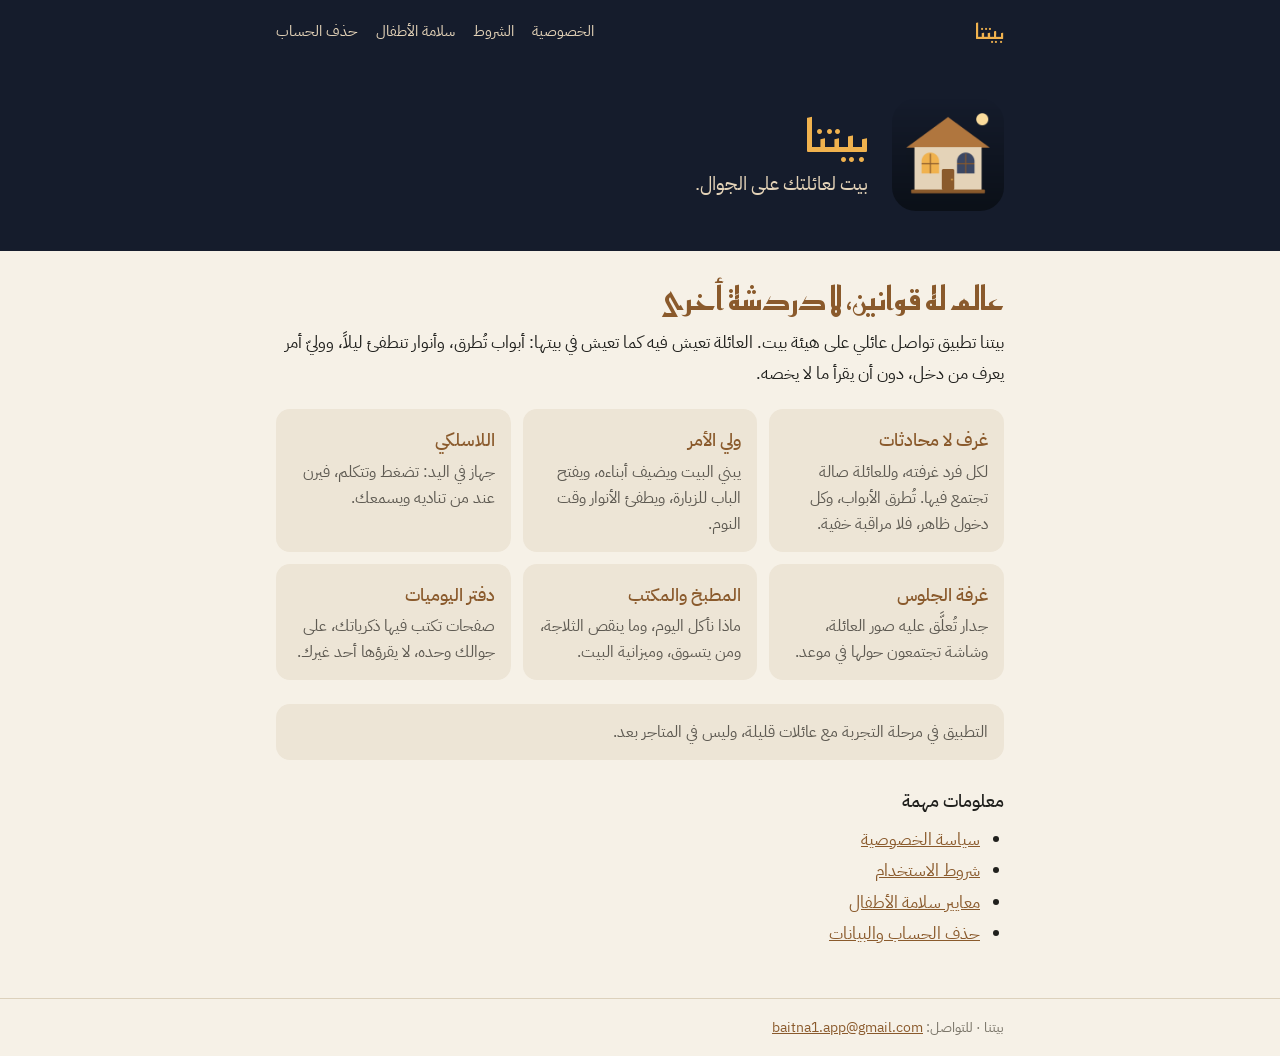
<file: index.html>
<!doctype html>
<html lang="ar" dir="rtl">
<head>
<meta charset="utf-8">
<meta name="viewport" content="width=device-width, initial-scale=1">
<title>بيتنا</title>
<meta name="description" content="بيتنا تطبيق تواصل عائلي على هيئة بيت له غرف وأبواب وقوانين.">
<link rel="icon" href="favicon.png">
<link rel="stylesheet" href="style.css">
</head>
<body>
<header class="top"><nav class="top-in" aria-label="الصفحات"><a href="index.html" class="brand">بيتنا</a><a href="privacy.html">الخصوصية</a><a href="terms.html">الشروط</a><a href="child-safety.html">سلامة الأطفال</a><a href="delete-account.html">حذف الحساب</a></nav></header>
<div class="hero"><div class="hero-in"><img src="icon.png" alt="أيقونة بيتنا: بيت من الطابوق بنافذة مضاءة"><div><h1>بيتنا</h1><p>بيت لعائلتك على الجوال.</p></div></div></div>
<main>
<h1>عالم له قوانين، لا دردشة أخرى</h1>
<p>بيتنا تطبيق تواصل عائلي على هيئة بيت. العائلة تعيش فيه كما تعيش في بيتها: أبواب تُطرق، وأنوار تنطفئ ليلاً، ووليّ أمر يعرف من دخل، دون أن يقرأ ما لا يخصه.</p>
<div class="rooms"><div class="room"><h2>غرف لا محادثات</h2><p>لكل فرد غرفته، وللعائلة صالة تجتمع فيها. تُطرق الأبواب، وكل دخول ظاهر، فلا مراقبة خفية.</p></div><div class="room"><h2>ولي الأمر</h2><p>يبني البيت ويضيف أبناءه، ويفتح الباب للزيارة، ويطفئ الأنوار وقت النوم.</p></div><div class="room"><h2>اللاسلكي</h2><p>جهاز في اليد: تضغط وتتكلم، فيرن عند من تناديه ويسمعك.</p></div><div class="room"><h2>غرفة الجلوس</h2><p>جدار تُعلَّق عليه صور العائلة، وشاشة تجتمعون حولها في موعد.</p></div><div class="room"><h2>المطبخ والمكتب</h2><p>ماذا نأكل اليوم، وما ينقص الثلاجة، ومن يتسوق، وميزانية البيت.</p></div><div class="room"><h2>دفتر اليوميات</h2><p>صفحات تكتب فيها ذكرياتك، على جوالك وحده، لا يقرؤها أحد غيرك.</p></div></div>
<p class="note">التطبيق في مرحلة التجربة مع عائلات قليلة، وليس في المتاجر بعد.</p>
<section><h2>معلومات مهمة</h2>
<ul>
<li><a href="privacy.html">سياسة الخصوصية</a></li>
<li><a href="terms.html">شروط الاستخدام</a></li>
<li><a href="child-safety.html">معايير سلامة الأطفال</a></li>
<li><a href="delete-account.html">حذف الحساب والبيانات</a></li>
</ul></section>
</main>
<footer><div>بيتنا · للتواصل: <a href="mailto:baitna1.app@gmail.com">baitna1.app@gmail.com</a></div></footer>
</body>
</html>
</file>
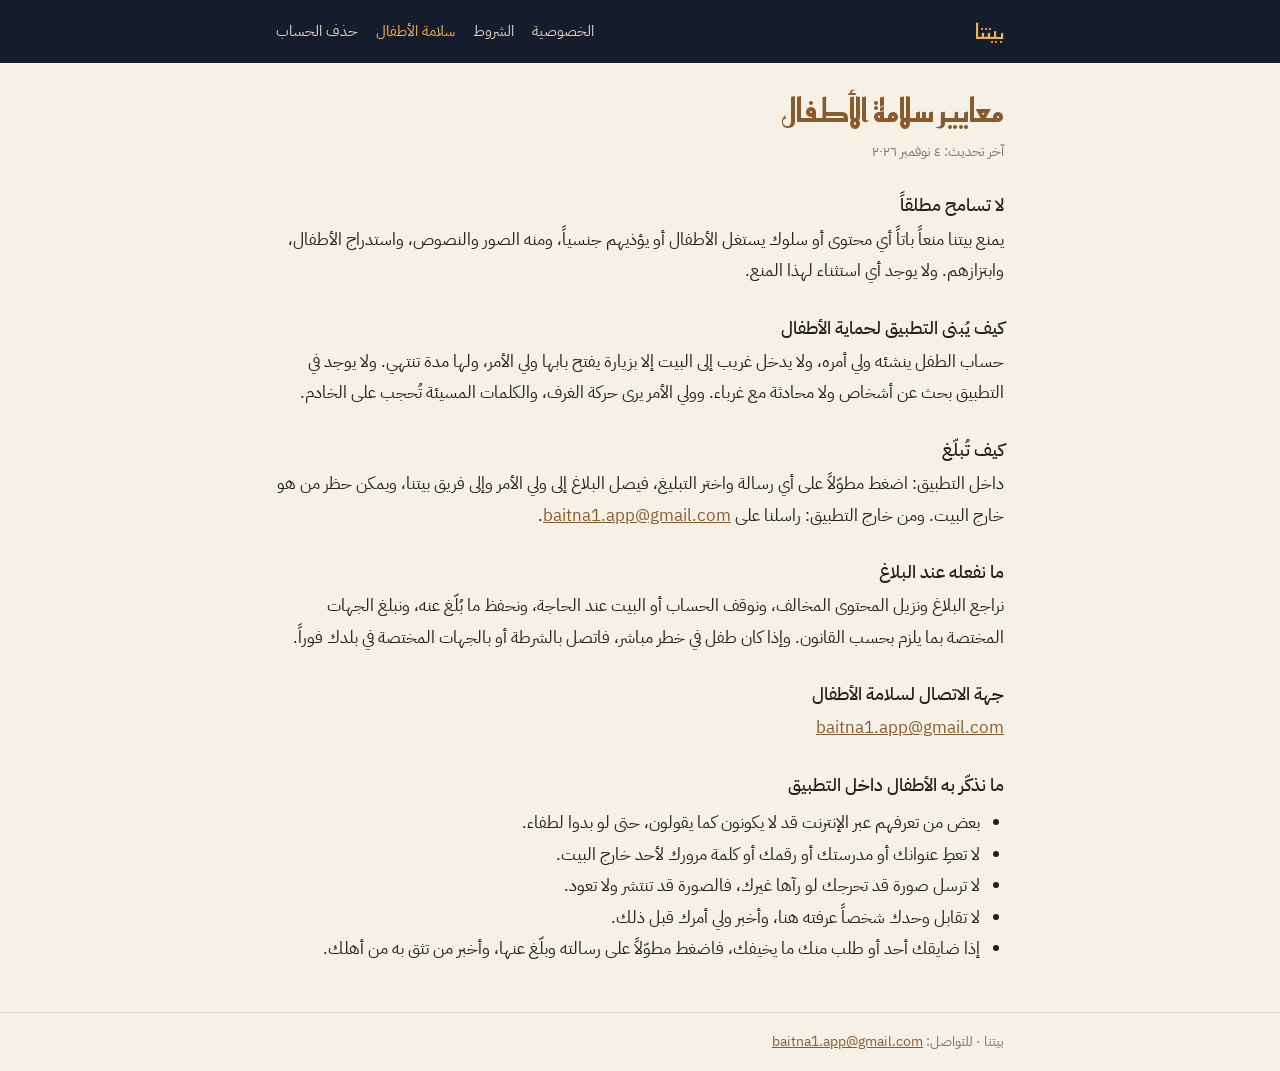
<file: child-safety.html>
<!doctype html>
<html lang="ar" dir="rtl">
<head>
<meta charset="utf-8">
<meta name="viewport" content="width=device-width, initial-scale=1">
<title>معايير سلامة الأطفال · بيتنا</title>
<meta name="description" content="معايير تطبيق بيتنا في منع استغلال الأطفال والإبلاغ عنه.">
<link rel="icon" href="favicon.png">
<link rel="stylesheet" href="style.css">
</head>
<body>
<header class="top"><nav class="top-in" aria-label="الصفحات"><a href="index.html" class="brand">بيتنا</a><a href="privacy.html">الخصوصية</a><a href="terms.html">الشروط</a><a href="child-safety.html" aria-current="page">سلامة الأطفال</a><a href="delete-account.html">حذف الحساب</a></nav></header>

<main>
<h1>معايير سلامة الأطفال</h1><p class="date">آخر تحديث: ٤ نوفمبر ٢٠٢٦</p>
<section><h2>لا تسامح مطلقاً</h2><p>يمنع بيتنا منعاً باتاً أي محتوى أو سلوك يستغل الأطفال أو يؤذيهم جنسياً، ومنه الصور والنصوص، واستدراج الأطفال، وابتزازهم. ولا يوجد أي استثناء لهذا المنع.</p></section>
<section><h2>كيف يُبنى التطبيق لحماية الأطفال</h2><p>حساب الطفل ينشئه ولي أمره، ولا يدخل غريب إلى البيت إلا بزيارة يفتح بابها ولي الأمر، ولها مدة تنتهي. ولا يوجد في التطبيق بحث عن أشخاص ولا محادثة مع غرباء. وولي الأمر يرى حركة الغرف، والكلمات المسيئة تُحجب على الخادم.</p></section>
<section><h2>كيف تُبلّغ</h2><p>داخل التطبيق: اضغط مطوّلاً على أي رسالة واختر التبليغ، فيصل البلاغ إلى ولي الأمر وإلى فريق بيتنا، ويمكن حظر من هو خارج البيت. ومن خارج التطبيق: راسلنا على <a href="mailto:baitna1.app@gmail.com">baitna1.app@gmail.com</a>.</p></section>
<section><h2>ما نفعله عند البلاغ</h2><p>نراجع البلاغ ونزيل المحتوى المخالف، ونوقف الحساب أو البيت عند الحاجة، ونحفظ ما بُلّغ عنه، ونبلغ الجهات المختصة بما يلزم بحسب القانون. وإذا كان طفل في خطر مباشر، فاتصل بالشرطة أو بالجهات المختصة في بلدك فوراً.</p></section>
<section><h2>جهة الاتصال لسلامة الأطفال</h2><p><a href="mailto:baitna1.app@gmail.com">baitna1.app@gmail.com</a></p></section>
<section><h2>ما نذكّر به الأطفال داخل التطبيق</h2><ul><li>بعض من تعرفهم عبر الإنترنت قد لا يكونون كما يقولون، حتى لو بدوا لطفاء.</li><li>لا تعطِ عنوانك أو مدرستك أو رقمك أو كلمة مرورك لأحد خارج البيت.</li><li>لا ترسل صورة قد تحرجك لو رآها غيرك، فالصورة قد تنتشر ولا تعود.</li><li>لا تقابل وحدك شخصاً عرفته هنا، وأخبر ولي أمرك قبل ذلك.</li><li>إذا ضايقك أحد أو طلب منك ما يخيفك، فاضغط مطوّلاً على رسالته وبلّغ عنها، وأخبر من تثق به من أهلك.</li></ul></section>
</main>
<footer><div>بيتنا · للتواصل: <a href="mailto:baitna1.app@gmail.com">baitna1.app@gmail.com</a></div></footer>
</body>
</html>
</file>
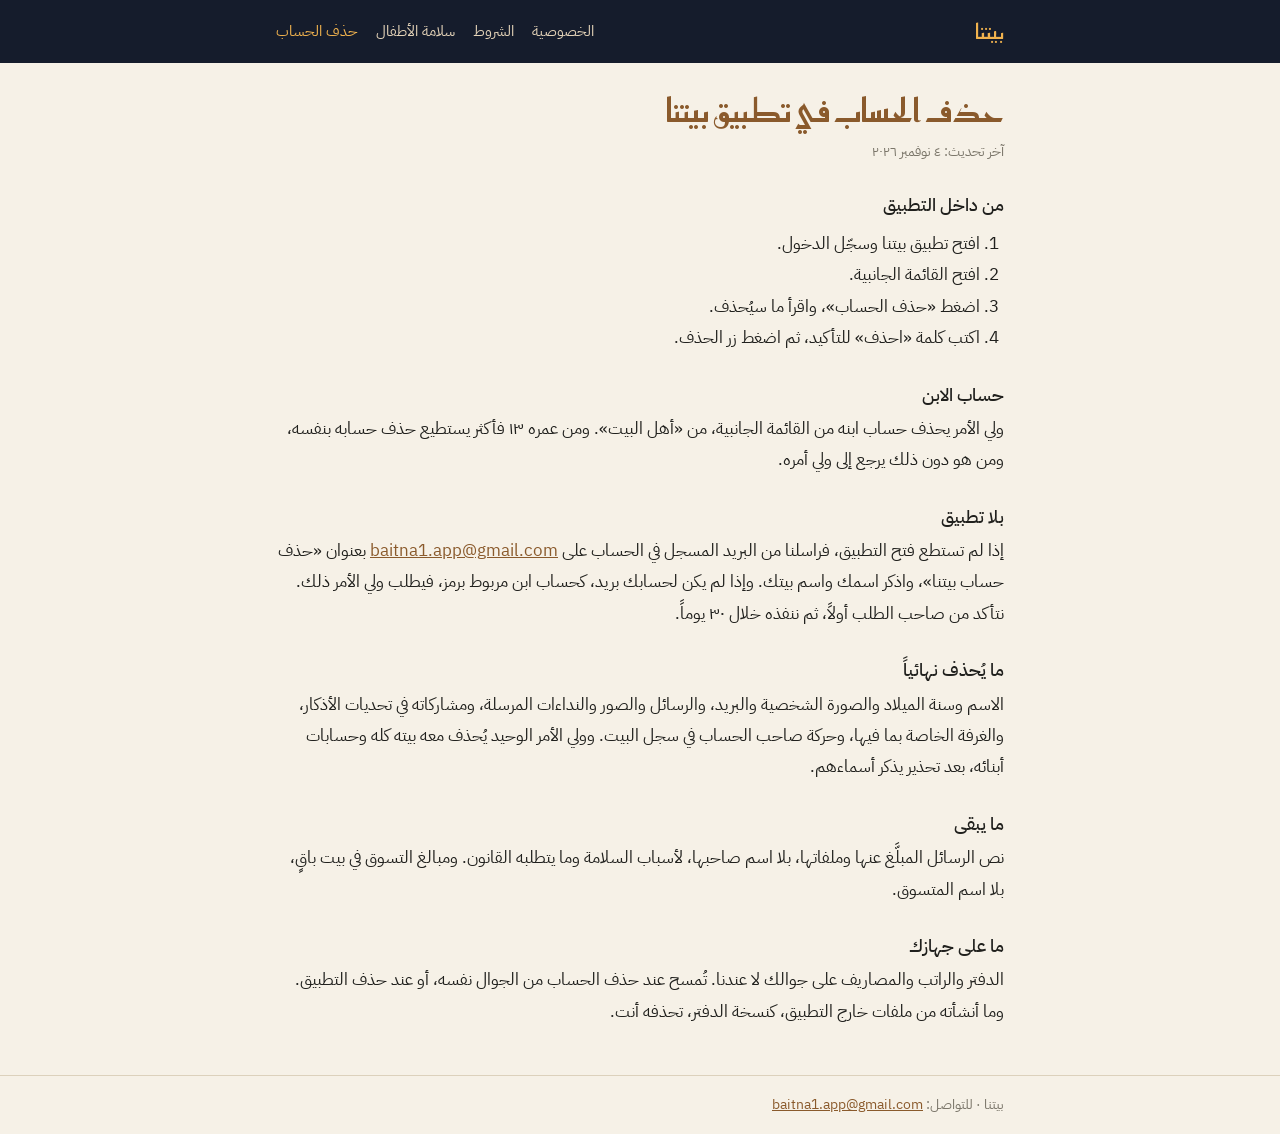
<file: delete-account.html>
<!doctype html>
<html lang="ar" dir="rtl">
<head>
<meta charset="utf-8">
<meta name="viewport" content="width=device-width, initial-scale=1">
<title>حذف الحساب · بيتنا</title>
<meta name="description" content="كيف تحذف حسابك في تطبيق بيتنا وما يُحذف من بياناتك وما يبقى.">
<link rel="icon" href="favicon.png">
<link rel="stylesheet" href="style.css">
</head>
<body>
<header class="top"><nav class="top-in" aria-label="الصفحات"><a href="index.html" class="brand">بيتنا</a><a href="privacy.html">الخصوصية</a><a href="terms.html">الشروط</a><a href="child-safety.html">سلامة الأطفال</a><a href="delete-account.html" aria-current="page">حذف الحساب</a></nav></header>

<main>
<h1>حذف الحساب في تطبيق بيتنا</h1><p class="date">آخر تحديث: ٤ نوفمبر ٢٠٢٦</p>
<section><h2>من داخل التطبيق</h2><ol><li>افتح تطبيق بيتنا وسجّل الدخول.</li><li>افتح القائمة الجانبية.</li><li>اضغط «حذف الحساب»، واقرأ ما سيُحذف.</li><li>اكتب كلمة «احذف» للتأكيد، ثم اضغط زر الحذف.</li></ol></section>
<section><h2>حساب الابن</h2><p>ولي الأمر يحذف حساب ابنه من القائمة الجانبية، من «أهل البيت». ومن عمره ١٣ فأكثر يستطيع حذف حسابه بنفسه، ومن هو دون ذلك يرجع إلى ولي أمره.</p></section>
<section><h2>بلا تطبيق</h2><p>إذا لم تستطع فتح التطبيق، فراسلنا من البريد المسجل في الحساب على <a href="mailto:baitna1.app@gmail.com">baitna1.app@gmail.com</a> بعنوان «حذف حساب بيتنا»، واذكر اسمك واسم بيتك. وإذا لم يكن لحسابك بريد، كحساب ابن مربوط برمز، فيطلب ولي الأمر ذلك. نتأكد من صاحب الطلب أولاً، ثم ننفذه خلال ٣٠ يوماً.</p></section>
<section><h2>ما يُحذف نهائياً</h2><p>الاسم وسنة الميلاد والصورة الشخصية والبريد، والرسائل والصور والنداءات المرسلة، ومشاركاته في تحديات الأذكار، والغرفة الخاصة بما فيها، وحركة صاحب الحساب في سجل البيت. وولي الأمر الوحيد يُحذف معه بيته كله وحسابات أبنائه، بعد تحذير يذكر أسماءهم.</p></section>
<section><h2>ما يبقى</h2><p>نص الرسائل المبلَّغ عنها وملفاتها، بلا اسم صاحبها، لأسباب السلامة وما يتطلبه القانون. ومبالغ التسوق في بيت باقٍ، بلا اسم المتسوق.</p></section>
<section><h2>ما على جهازك</h2><p>الدفتر والراتب والمصاريف على جوالك لا عندنا. تُمسح عند حذف الحساب من الجوال نفسه، أو عند حذف التطبيق. وما أنشأته من ملفات خارج التطبيق، كنسخة الدفتر، تحذفه أنت.</p></section>
</main>
<footer><div>بيتنا · للتواصل: <a href="mailto:baitna1.app@gmail.com">baitna1.app@gmail.com</a></div></footer>
</body>
</html>
</file>
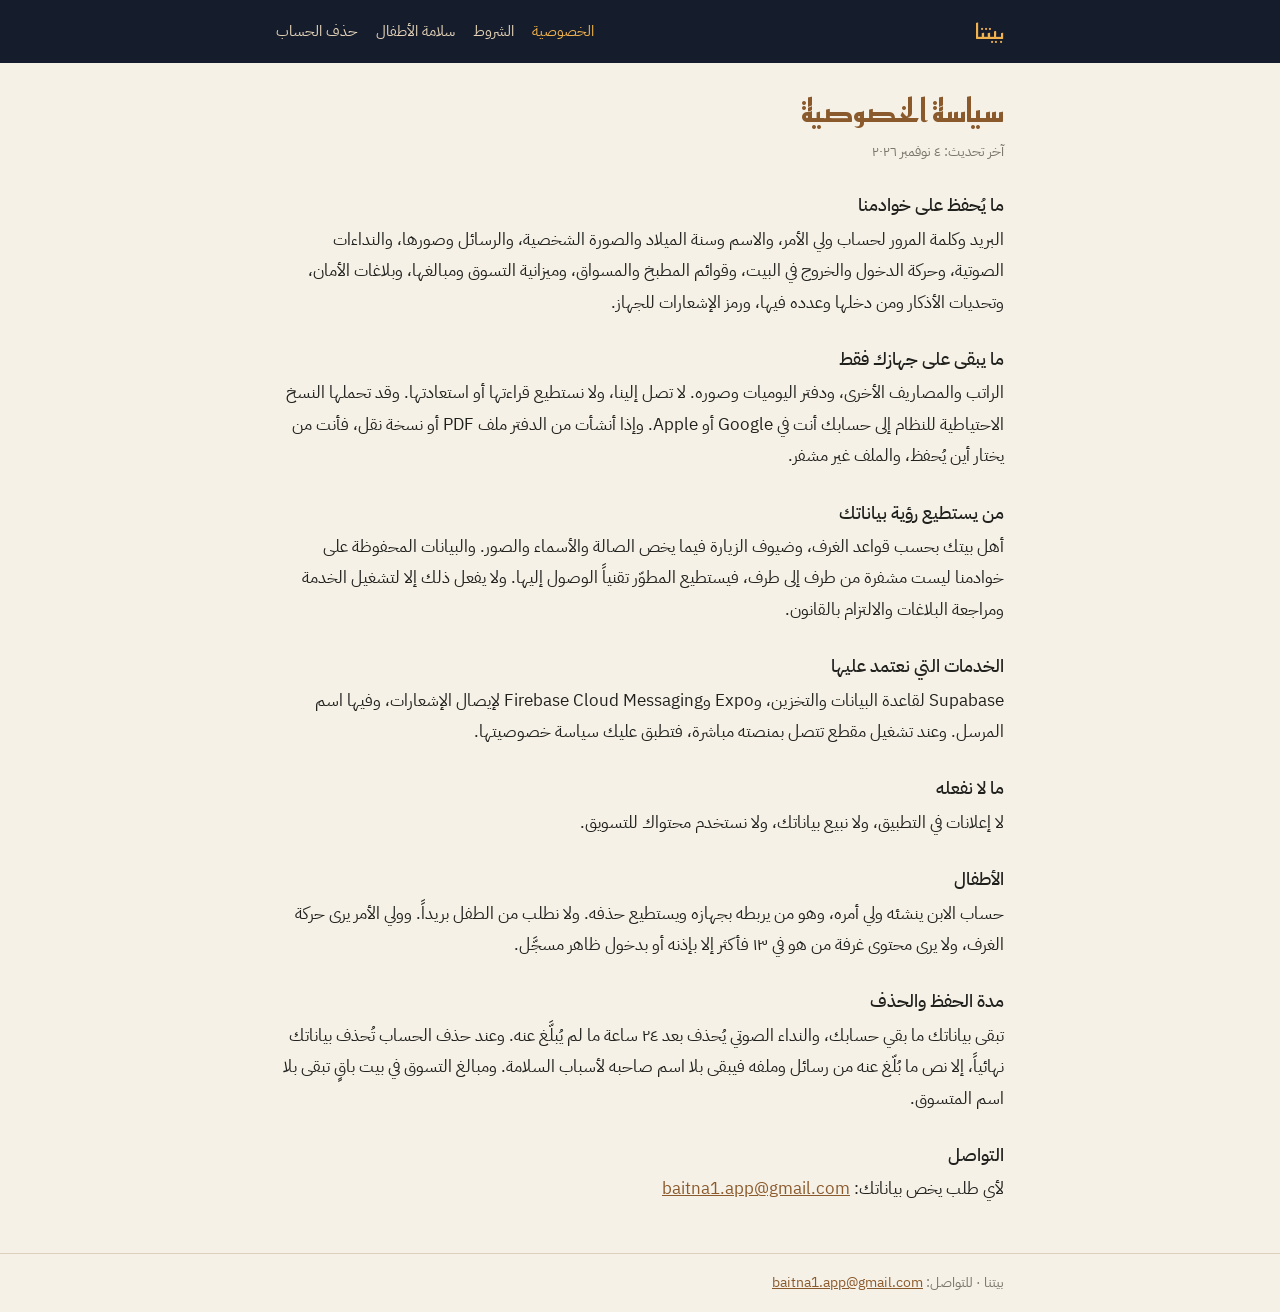
<file: privacy.html>
<!doctype html>
<html lang="ar" dir="rtl">
<head>
<meta charset="utf-8">
<meta name="viewport" content="width=device-width, initial-scale=1">
<title>سياسة الخصوصية · بيتنا</title>
<meta name="description" content="ما يحفظه تطبيق بيتنا من بيانات ومن يراها وكيف تُحذف.">
<link rel="icon" href="favicon.png">
<link rel="stylesheet" href="style.css">
</head>
<body>
<header class="top"><nav class="top-in" aria-label="الصفحات"><a href="index.html" class="brand">بيتنا</a><a href="privacy.html" aria-current="page">الخصوصية</a><a href="terms.html">الشروط</a><a href="child-safety.html">سلامة الأطفال</a><a href="delete-account.html">حذف الحساب</a></nav></header>

<main>
<h1>سياسة الخصوصية</h1><p class="date">آخر تحديث: ٤ نوفمبر ٢٠٢٦</p>
<section><h2>ما يُحفظ على خوادمنا</h2><p>البريد وكلمة المرور لحساب ولي الأمر، والاسم وسنة الميلاد والصورة الشخصية، والرسائل وصورها، والنداءات الصوتية، وحركة الدخول والخروج في البيت، وقوائم المطبخ والمسواق، وميزانية التسوق ومبالغها، وبلاغات الأمان، وتحديات الأذكار ومن دخلها وعدده فيها، ورمز الإشعارات للجهاز.</p></section>
<section><h2>ما يبقى على جهازك فقط</h2><p>الراتب والمصاريف الأخرى، ودفتر اليوميات وصوره. لا تصل إلينا، ولا نستطيع قراءتها أو استعادتها. وقد تحملها النسخ الاحتياطية للنظام إلى حسابك أنت في Google أو Apple. وإذا أنشأت من الدفتر ملف PDF أو نسخة نقل، فأنت من يختار أين يُحفظ، والملف غير مشفر.</p></section>
<section><h2>من يستطيع رؤية بياناتك</h2><p>أهل بيتك بحسب قواعد الغرف، وضيوف الزيارة فيما يخص الصالة والأسماء والصور. والبيانات المحفوظة على خوادمنا ليست مشفرة من طرف إلى طرف، فيستطيع المطوّر تقنياً الوصول إليها. ولا يفعل ذلك إلا لتشغيل الخدمة ومراجعة البلاغات والالتزام بالقانون.</p></section>
<section><h2>الخدمات التي نعتمد عليها</h2><p>Supabase لقاعدة البيانات والتخزين، وExpo وFirebase Cloud Messaging لإيصال الإشعارات، وفيها اسم المرسل. وعند تشغيل مقطع تتصل بمنصته مباشرة، فتطبق عليك سياسة خصوصيتها.</p></section>
<section><h2>ما لا نفعله</h2><p>لا إعلانات في التطبيق، ولا نبيع بياناتك، ولا نستخدم محتواك للتسويق.</p></section>
<section><h2>الأطفال</h2><p>حساب الابن ينشئه ولي أمره، وهو من يربطه بجهازه ويستطيع حذفه. ولا نطلب من الطفل بريداً. وولي الأمر يرى حركة الغرف، ولا يرى محتوى غرفة من هو في ١٣ فأكثر إلا بإذنه أو بدخول ظاهر مسجَّل.</p></section>
<section><h2>مدة الحفظ والحذف</h2><p>تبقى بياناتك ما بقي حسابك، والنداء الصوتي يُحذف بعد ٢٤ ساعة ما لم يُبلَّغ عنه. وعند حذف الحساب تُحذف بياناتك نهائياً، إلا نص ما بُلّغ عنه من رسائل وملفه فيبقى بلا اسم صاحبه لأسباب السلامة. ومبالغ التسوق في بيت باقٍ تبقى بلا اسم المتسوق.</p></section>
<section><h2>التواصل</h2><p>لأي طلب يخص بياناتك: <a href="mailto:baitna1.app@gmail.com">baitna1.app@gmail.com</a></p></section>
</main>
<footer><div>بيتنا · للتواصل: <a href="mailto:baitna1.app@gmail.com">baitna1.app@gmail.com</a></div></footer>
</body>
</html>
</file>
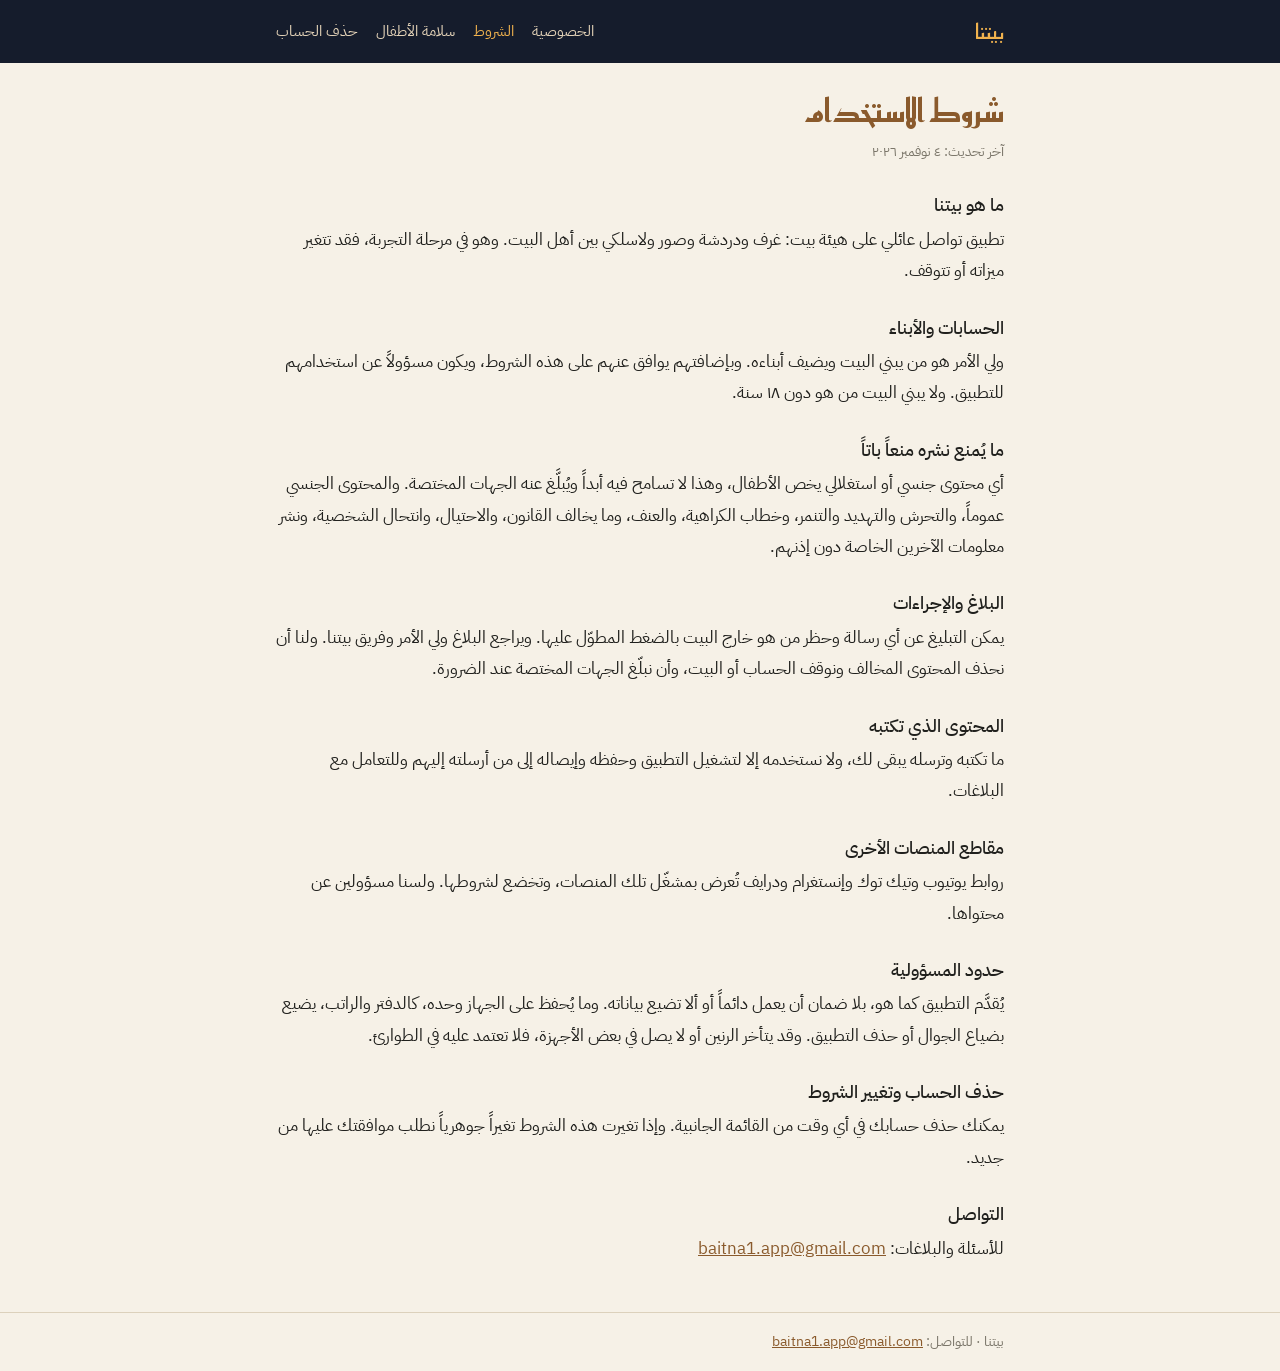
<file: terms.html>
<!doctype html>
<html lang="ar" dir="rtl">
<head>
<meta charset="utf-8">
<meta name="viewport" content="width=device-width, initial-scale=1">
<title>شروط الاستخدام · بيتنا</title>
<meta name="description" content="شروط استخدام تطبيق بيتنا وما يُمنع نشره فيه.">
<link rel="icon" href="favicon.png">
<link rel="stylesheet" href="style.css">
</head>
<body>
<header class="top"><nav class="top-in" aria-label="الصفحات"><a href="index.html" class="brand">بيتنا</a><a href="privacy.html">الخصوصية</a><a href="terms.html" aria-current="page">الشروط</a><a href="child-safety.html">سلامة الأطفال</a><a href="delete-account.html">حذف الحساب</a></nav></header>

<main>
<h1>شروط الاستخدام</h1><p class="date">آخر تحديث: ٤ نوفمبر ٢٠٢٦</p>
<section><h2>ما هو بيتنا</h2><p>تطبيق تواصل عائلي على هيئة بيت: غرف ودردشة وصور ولاسلكي بين أهل البيت. وهو في مرحلة التجربة، فقد تتغير ميزاته أو تتوقف.</p></section>
<section><h2>الحسابات والأبناء</h2><p>ولي الأمر هو من يبني البيت ويضيف أبناءه. وبإضافتهم يوافق عنهم على هذه الشروط، ويكون مسؤولاً عن استخدامهم للتطبيق. ولا يبني البيت من هو دون ١٨ سنة.</p></section>
<section><h2>ما يُمنع نشره منعاً باتاً</h2><p>أي محتوى جنسي أو استغلالي يخص الأطفال، وهذا لا تسامح فيه أبداً ويُبلَّغ عنه الجهات المختصة. والمحتوى الجنسي عموماً، والتحرش والتهديد والتنمر، وخطاب الكراهية، والعنف، وما يخالف القانون، والاحتيال، وانتحال الشخصية، ونشر معلومات الآخرين الخاصة دون إذنهم.</p></section>
<section><h2>البلاغ والإجراءات</h2><p>يمكن التبليغ عن أي رسالة وحظر من هو خارج البيت بالضغط المطوّل عليها. ويراجع البلاغ ولي الأمر وفريق بيتنا. ولنا أن نحذف المحتوى المخالف ونوقف الحساب أو البيت، وأن نبلّغ الجهات المختصة عند الضرورة.</p></section>
<section><h2>المحتوى الذي تكتبه</h2><p>ما تكتبه وترسله يبقى لك، ولا نستخدمه إلا لتشغيل التطبيق وحفظه وإيصاله إلى من أرسلته إليهم وللتعامل مع البلاغات.</p></section>
<section><h2>مقاطع المنصات الأخرى</h2><p>روابط يوتيوب وتيك توك وإنستغرام ودرايف تُعرض بمشغّل تلك المنصات، وتخضع لشروطها. ولسنا مسؤولين عن محتواها.</p></section>
<section><h2>حدود المسؤولية</h2><p>يُقدَّم التطبيق كما هو، بلا ضمان أن يعمل دائماً أو ألا تضيع بياناته. وما يُحفظ على الجهاز وحده، كالدفتر والراتب، يضيع بضياع الجوال أو حذف التطبيق. وقد يتأخر الرنين أو لا يصل في بعض الأجهزة، فلا تعتمد عليه في الطوارئ.</p></section>
<section><h2>حذف الحساب وتغيير الشروط</h2><p>يمكنك حذف حسابك في أي وقت من القائمة الجانبية. وإذا تغيرت هذه الشروط تغيراً جوهرياً نطلب موافقتك عليها من جديد.</p></section>
<section><h2>التواصل</h2><p>للأسئلة والبلاغات: <a href="mailto:baitna1.app@gmail.com">baitna1.app@gmail.com</a></p></section>
</main>
<footer><div>بيتنا · للتواصل: <a href="mailto:baitna1.app@gmail.com">baitna1.app@gmail.com</a></div></footer>
</body>
</html>
</file>
<file: style.css>
@font-face{font-family:Reem;src:url(fonts/ReemKufi_500Medium.ttf);font-display:swap}
@font-face{font-family:Plex;src:url(fonts/IBMPlexSansArabic_400Regular.ttf);font-display:swap}
@font-face{font-family:Plex;font-weight:500;src:url(fonts/IBMPlexSansArabic_500Medium.ttf);font-display:swap}
:root{--dusk:#151C2C;--brick:#B0763E;--brick-dark:#8A5A2C;--wall:#E4D3B8;--lamp:#F0B24E;--ink:#20201D;--soft:#5E5A52;--faint:#7B766A;--paper:#F6F1E7;--paper2:#EDE5D6;--line:#DCD1BC}
*{box-sizing:border-box}
html{-webkit-text-size-adjust:100%}
body{margin:0;background:var(--paper);color:var(--ink);font:400 17px/1.85 Plex,system-ui,sans-serif}
a{color:var(--brick-dark)}
a:focus-visible{outline:2px solid var(--brick);outline-offset:2px}
.top{background:var(--dusk);color:var(--wall)}
.top-in{max-width:760px;margin:auto;padding:12px 16px;display:flex;flex-wrap:wrap;gap:4px 18px;align-items:center}
.top a{color:var(--wall);text-decoration:none;font-size:15px;padding:4px 0}
.top a[aria-current]{color:var(--lamp)}
.top a.brand{font:500 21px Reem,serif;color:var(--lamp);margin-inline-end:auto}
main{max-width:760px;margin:auto;padding:28px 16px 48px}
h1{font:500 32px/1.3 Reem,serif;color:var(--brick-dark);margin:0 0 6px}
h2{font-size:18px;font-weight:500;margin:0 0 2px}
section{margin-top:24px}
p{margin:0}
ol,ul{margin:6px 0 0;padding-inline-start:24px}
.date{color:var(--faint);font-size:14px}
.hero{background:var(--dusk);color:var(--wall)}
.hero-in{max-width:760px;margin:auto;padding:36px 16px 40px;display:flex;gap:24px;align-items:center;flex-wrap:wrap}
.hero img{width:112px;height:112px;border-radius:24px}
.hero h1{color:var(--lamp);font-size:44px;margin:0}
.hero p{font-size:19px;max-width:30em}
.rooms{display:grid;grid-template-columns:repeat(auto-fit,minmax(220px,1fr));gap:12px;margin-top:20px}
.room{background:var(--paper2);border-radius:14px;padding:14px 16px}
.room h2{color:var(--brick-dark)}
.room p{font-size:15.5px;line-height:1.7;color:var(--soft)}
.note{background:var(--paper2);border-radius:14px;padding:14px 16px;margin-top:24px;color:var(--soft);font-size:15.5px}
footer{border-top:1px solid var(--line);color:var(--faint);font-size:14px}
footer div{max-width:760px;margin:auto;padding:16px}
</file>
